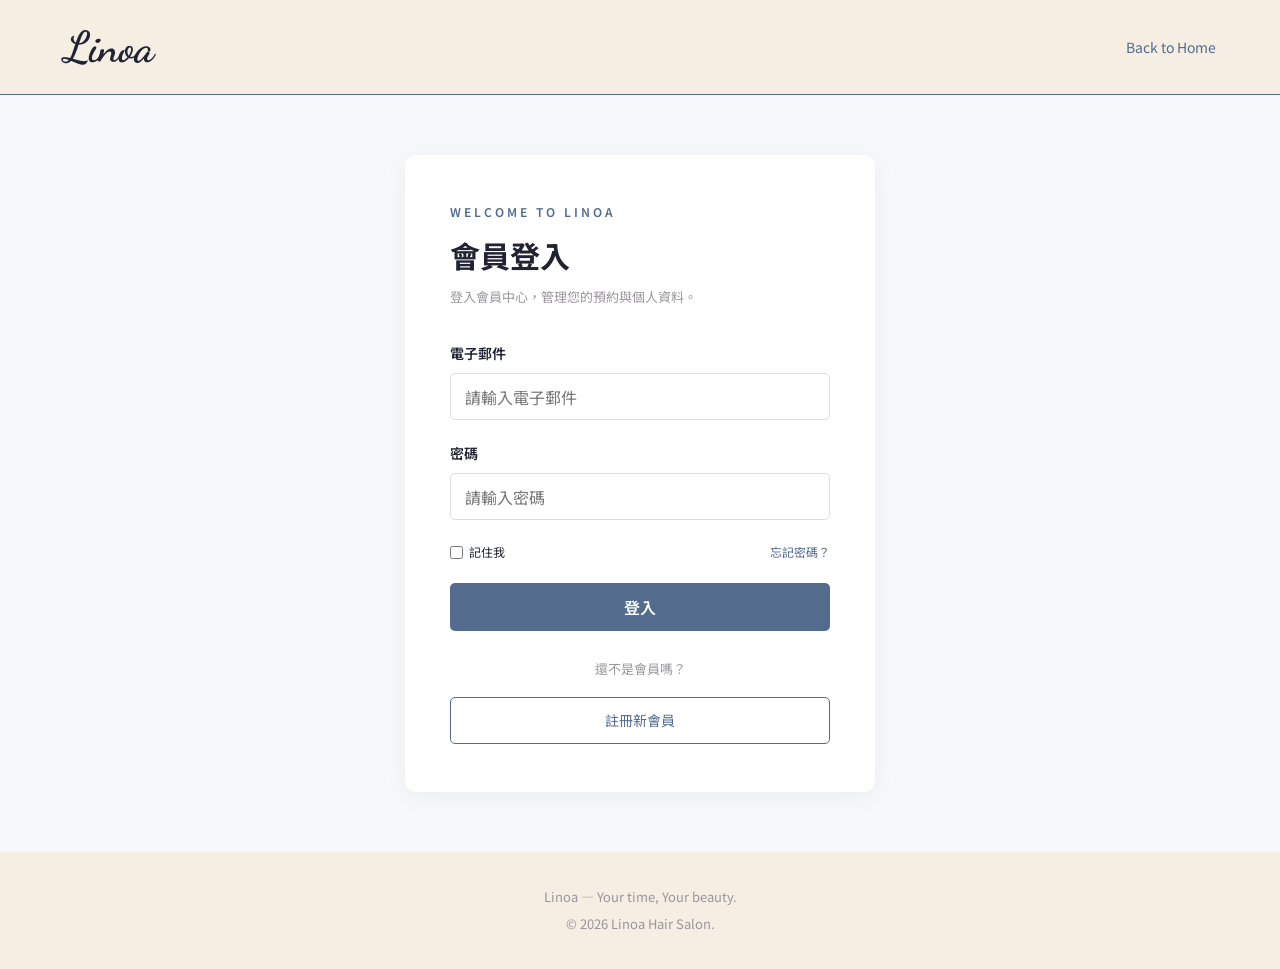
<file: login.html>
<!DOCTYPE html>
<html lang="zh-Hant">

<head>
    <meta charset="UTF-8">
    <meta name="viewport" content="width=device-width, initial-scale=1.0">
    <title>Login | Linoa</title>

    <link
        href="https://fonts.googleapis.com/css2?family=Dancing+Script:wght@600;700&family=Noto+Sans+TC:wght@400;500;600;700&display=swap"
        rel="stylesheet">

    <link href="https://cdn.jsdelivr.net/npm/bootstrap@5.3.3/dist/css/bootstrap.min.css" rel="stylesheet">

    <link rel="stylesheet" href="account.css">
</head>

<body>

    <header class="account-header">
        <a href="index.html" class="account-logo">Linoa</a>
        <a href="index.html" class="back-home">Back to Home</a>
    </header>

    <main class="login-container">

        <div class="login-card">

            <p class="account-subtitle">WELCOME TO LINOA</p>
            <h1>會員登入</h1>
            <p class="login-description">
                登入會員中心，管理您的預約與個人資料。
            </p>

            <form id="loginForm">

                <div class="form-group">
                    <label for="email">電子郵件</label>
                    <input type="email" id="email" placeholder="請輸入電子郵件" required>
                </div>

                <div class="form-group">
                    <label for="password">密碼</label>
                    <input type="password" id="password" placeholder="請輸入密碼" required>
                </div>

                <div class="login-options">
                    <label class="remember-label">
                        <input type="checkbox" id="remember">
                        記住我
                    </label>

                    <a href="#" id="forgotPassword">忘記密碼？</a>
                </div>

                <p id="loginMessage" class="login-message"></p>

                <button type="submit" class="account-button">
                    登入
                </button>

            </form>

            <div class="login-divider">
                <span>還不是會員嗎？</span>
            </div>

            <a href="register.html" class="register-link">
                註冊新會員
            </a>

        </div>

    </main>

    <footer class="account-footer">
        Linoa — Your time, Your beauty.
        <p>© 2026 Linoa Hair Salon.</p>
    </footer>

    <script src="login.js"></script>

</body>

</html>
</file>
<file: account.css>
/* ==================================
   LINOA ACCOUNT DESIGN
================================== */

:root {
    --ivory: #f5eee3;
    --navy: #202432;
    --blue: #536b8d;
    --beige: #f9eee2;
    --gray: #99969a;
    --light-bg: #f7f8fb;
}

* {
    box-sizing: border-box;
}

body {
    margin: 0;
    font-family: "Noto Sans TC", sans-serif;
    color: var(--navy);
    background: var(--light-bg);
}

a {
    text-decoration: none;
}


/* Header */

.account-header {
    height: 95px;
    padding: 0 5%;
    background: var(--ivory);
    border-bottom: 1px solid var(--blue);
    display: flex;
    justify-content: space-between;
    align-items: center;
}

.account-logo {
    font-family: "Dancing Script", cursive;
    font-size: 43px;
    font-weight: 700;
    color: var(--navy);
}

.back-home,
.mypage-nav a,
.mypage-nav span {
    color: var(--blue);
    font-size: 14px;
}

.mypage-nav {
    display: flex;
    align-items: center;
    gap: 30px;
}


/* Common */

.account-subtitle {
    color: var(--blue);
    font-size: 12px;
    letter-spacing: 3px;
    font-weight: 600;
}

.account-footer {
    padding: 35px 15px;
    text-align: center;
    background: var(--ivory);
    color: var(--gray);
    font-size: 13px;
}

.account-footer p {
    margin: 8px 0 0;
}


/* ==================================
   LOGIN PAGE
================================== */

.login-container {
    min-height: calc(100vh - 175px);
    display: flex;
    justify-content: center;
    align-items: center;
    padding: 60px 20px;
    background: var(--light-bg);
}

.login-card {
    width: 100%;
    max-width: 470px;
    background: white;
    padding: 48px 45px;
    border-radius: 12px;
    box-shadow: 0 5px 25px #0000000c;
}

.login-card h1 {
    font-size: 30px;
    font-weight: 700;
    margin-bottom: 12px;
}

.login-description {
    font-size: 13px;
    color: var(--gray);
    margin-bottom: 35px;
    line-height: 1.8;
}

.form-group {
    margin-bottom: 23px;
}

.form-group label {
    display: block;
    font-size: 14px;
    font-weight: 600;
    margin-bottom: 9px;
}

.form-group input,
.form-group select {
    width: 100%;
    height: 47px;
    padding: 0 14px;
    border: 1px solid #dedede;
    border-radius: 5px;
    background: white;
    color: var(--navy);
    outline: none;
    font-family: inherit;
}

.form-group input:focus,
.form-group select:focus {
    border-color: var(--blue);
    box-shadow: 0 0 0 3px #536b8d15;
}

.login-options {
    display: flex;
    justify-content: space-between;
    align-items: center;
    font-size: 12px;
    margin: 10px 0 22px;
}

.remember-label {
    display: flex;
    align-items: center;
    gap: 6px;
}

.login-options a {
    color: var(--blue);
}

.account-button {
    width: 100%;
    min-height: 48px;
    border: none;
    border-radius: 5px;
    background: var(--blue);
    color: white;
    font-family: inherit;
    font-weight: 600;
    cursor: pointer;
    transition: 0.3s;
}

.account-button:hover {
    background: var(--navy);
}

.login-divider {
    text-align: center;
    margin: 28px 0 18px;
    color: var(--gray);
    font-size: 13px;
}

.register-link {
    display: block;
    text-align: center;
    padding: 12px;
    border: 1px solid var(--blue);
    border-radius: 5px;
    color: var(--blue);
    font-size: 14px;
}

.register-link:hover {
    background: var(--blue);
    color: white;
}

.login-message,
.profile-message {
    font-size: 13px;
    color: #c45d5d;
    margin-bottom: 12px;
}


/* ==================================
   MY PAGE
================================== */

.mypage-container {
    max-width: 1250px;
    margin: auto;
    padding: 65px 30px 90px;
}

.mypage-heading {
    text-align: center;
    margin-bottom: 50px;
}

.mypage-heading h1 {
    font-size: 36px;
    font-weight: 700;
    color: var(--blue);
    margin: 10px 0;
}

.mypage-heading p:last-child {
    color: var(--gray);
    font-size: 14px;
}


/* Layout */

.mypage-layout {
    display: grid;
    grid-template-columns: 250px 1fr;
    gap: 35px;
    align-items: start;
}


/* Sidebar */

.mypage-sidebar {
    background: white;
    padding: 25px 18px;
    border-radius: 10px;
    box-shadow: 0 3px 15px #00000008;
}

.member-profile {
    text-align: center;
    padding: 10px 5px 28px;
    border-bottom: 1px solid #eeeeee;
    margin-bottom: 18px;
}

.member-avatar {
    width: 65px;
    height: 65px;
    margin: auto auto 12px;
    border-radius: 50%;
    background: var(--ivory);
    color: var(--blue);
    display: flex;
    justify-content: center;
    align-items: center;
    font-family: "Dancing Script", cursive;
    font-size: 35px;
}

.member-profile h3 {
    font-size: 16px;
    font-weight: 700;
}

.member-profile p {
    font-size: 12px;
    color: var(--gray);
}

.side-menu {
    width: 100%;
    padding: 16px 12px;
    margin-bottom: 8px;
    border: none;
    border-radius: 5px;
    background: transparent;
    color: var(--navy);
    text-align: left;
    font-size: 14px;
    font-family: inherit;
    cursor: pointer;
    transition: 0.2s;
}

.side-menu span {
    color: var(--blue);
    margin-right: 12px;
    font-size: 12px;
}

.side-menu:hover,
.side-menu.active {
    background: var(--ivory);
    color: var(--blue);
    font-weight: 700;
}

.logout-menu {
    color: #b65e5e;
}

.logout-menu span {
    color: #b65e5e;
}


/* Content */

.mypage-content {
    min-width: 0;
    background: white;
    padding: 35px;
    border-radius: 10px;
    box-shadow: 0 3px 15px #00000008;
    min-height: 550px;
}

.content-page {
    display: none;
}

.content-page.active {
    display: block;
}

.content-title {
    padding-bottom: 25px;
    border-bottom: 1px solid #eeeeee;
    margin-bottom: 30px;
}

.content-title h2 {
    font-size: 25px;
    font-weight: 700;
    margin: 0;
}


/* Reservation */

.reservation-section {
    margin-bottom: 38px;
}

.reservation-section h3 {
    font-size: 17px;
    font-weight: 700;
    margin-bottom: 20px;
}

.reservation-card {
    padding: 25px;
    background: var(--beige);
    border-radius: 8px;
}

.reservation-top {
    display: flex;
    justify-content: space-between;
    align-items: center;
    margin-bottom: 18px;
    gap: 10px;
}

.reservation-status {
    padding: 5px 13px;
    border-radius: 20px;
    background: #dcebd8;
    color: #4f7950;
    font-size: 12px;
    font-weight: 600;
}

.reservation-number {
    color: var(--gray);
    font-size: 12px;
}

.reservation-card h4 {
    font-size: 20px;
    font-weight: 700;
    margin-bottom: 22px;
}

.reservation-info {
    display: grid;
    grid-template-columns: repeat(2, 1fr);
    gap: 20px;
}

.reservation-info div {
    display: flex;
    flex-direction: column;
    gap: 5px;
}

.reservation-info span {
    color: var(--gray);
    font-size: 12px;
}

.reservation-info strong {
    font-size: 14px;
}

.reservation-actions {
    display: flex;
    justify-content: flex-end;
    margin-top: 25px;
}

.outline-button {
    border: 1px solid #b76a6a;
    background: white;
    color: #b76a6a;
    padding: 9px 18px;
    border-radius: 5px;
    cursor: pointer;
    font-family: inherit;
}

.outline-button:hover {
    background: #b76a6a;
    color: white;
}


/* History */

.history-card {
    display: flex;
    justify-content: space-between;
    align-items: center;
    gap: 15px;
    padding: 20px;
    border: 1px solid #eeeeee;
    border-radius: 7px;
    margin-bottom: 12px;
}

.history-card strong {
    font-size: 13px;
}

.history-card p {
    font-size: 15px;
    font-weight: 600;
    margin: 5px 0;
}

.history-card span {
    font-size: 12px;
    color: var(--gray);
}

.history-completed {
    color: #628765 !important;
    background: #e4f0e1;
    padding: 6px 12px;
    border-radius: 20px;
}


/* Profile */

.profile-card {
    max-width: 600px;
}

.profile-card .form-group {
    margin-bottom: 22px;
}


/* Responsive */

@media (max-width: 768px) {

    .account-header {
        height: 75px;
        padding: 0 20px;
    }

    .account-logo {
        font-size: 36px;
    }

    .mypage-nav {
        gap: 12px;
    }

    .mypage-nav a {
        display: none;
    }

    .mypage-container {
        padding: 45px 16px;
    }

    .mypage-heading h1 {
        font-size: 29px;
    }

    .mypage-layout {
        grid-template-columns: 1fr;
        gap: 20px;
    }

    .mypage-sidebar {
        padding: 15px;
    }

    .member-profile {
        padding-bottom: 15px;
    }

    .mypage-content {
        padding: 22px 16px;
    }

    .reservation-card {
        padding: 18px;
    }

    .reservation-info {
        gap: 18px 10px;
    }

    .content-title h2 {
        font-size: 22px;
    }
}

@media (max-width: 400px) {

    .login-card {
        padding: 35px 22px;
    }

    .reservation-info strong {
        font-size: 12px;
    }

    .reservation-number {
        font-size: 10px;
    }
}
</file>
